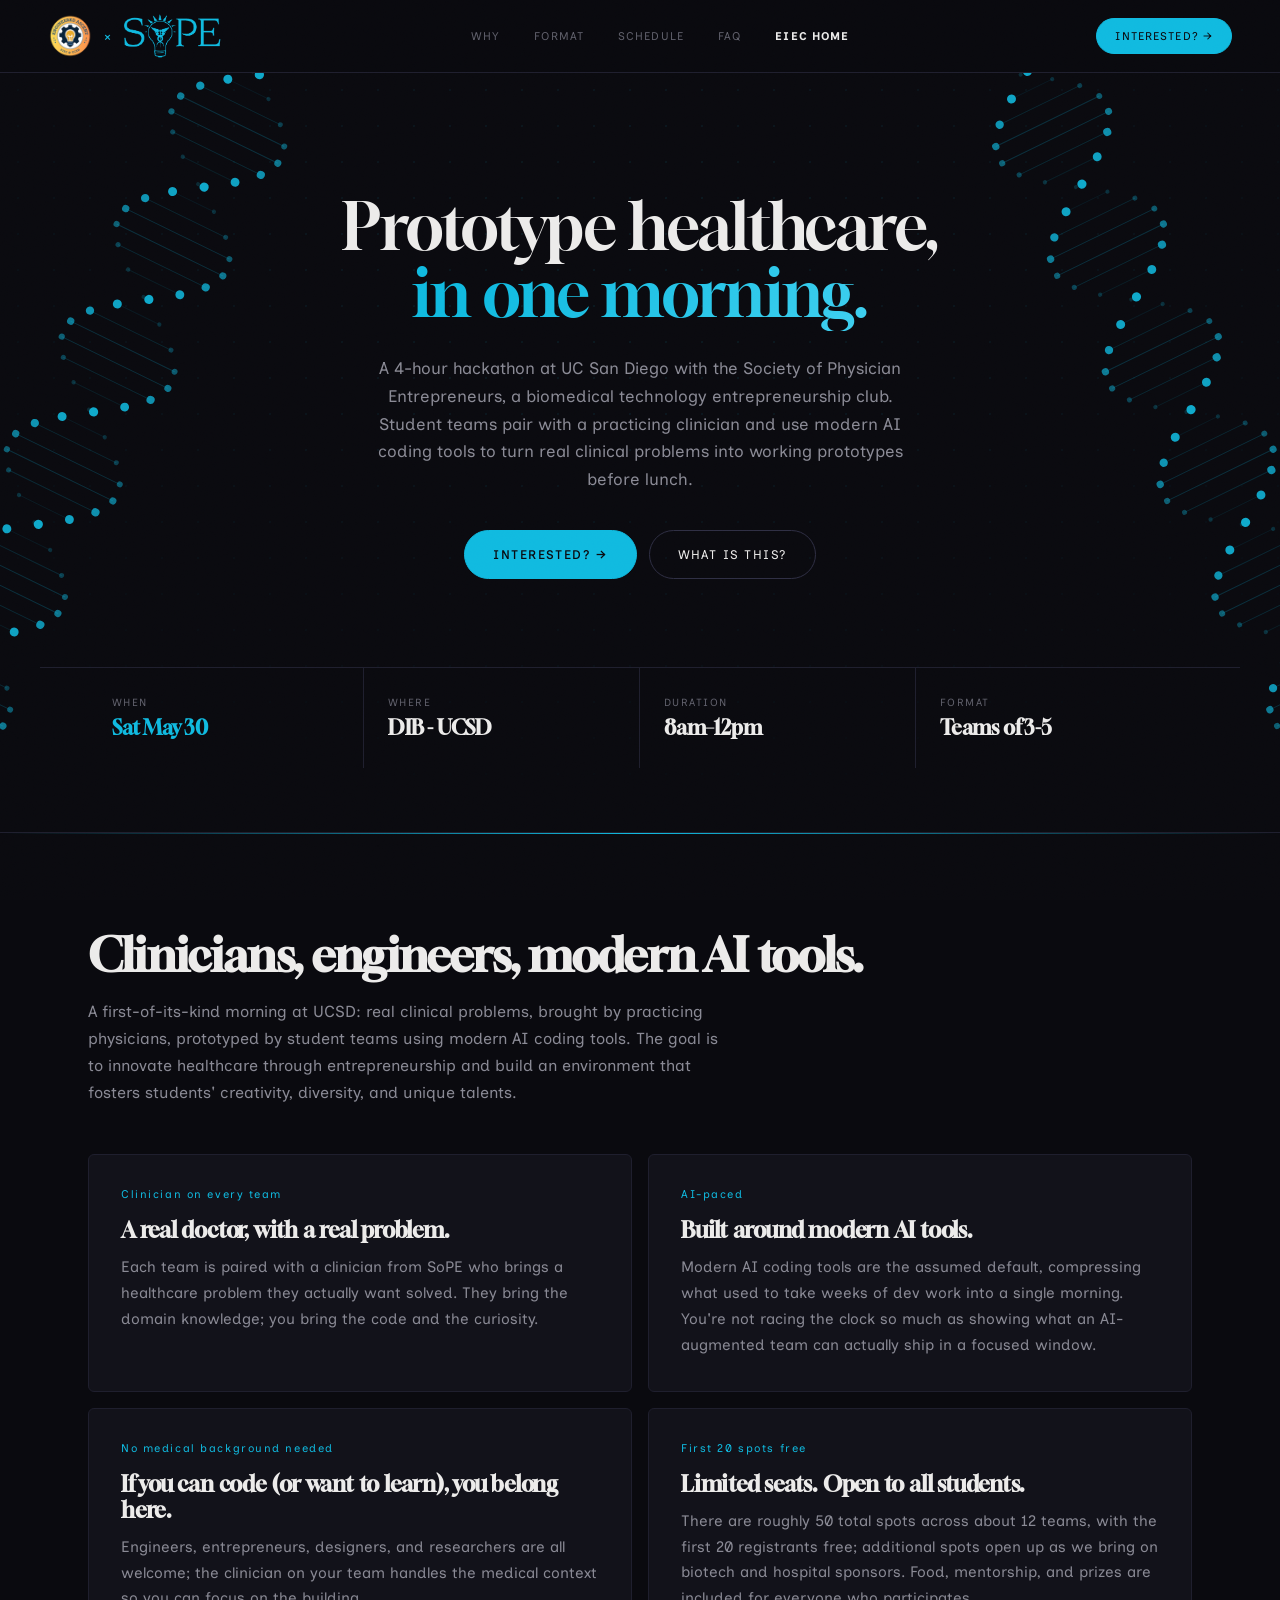
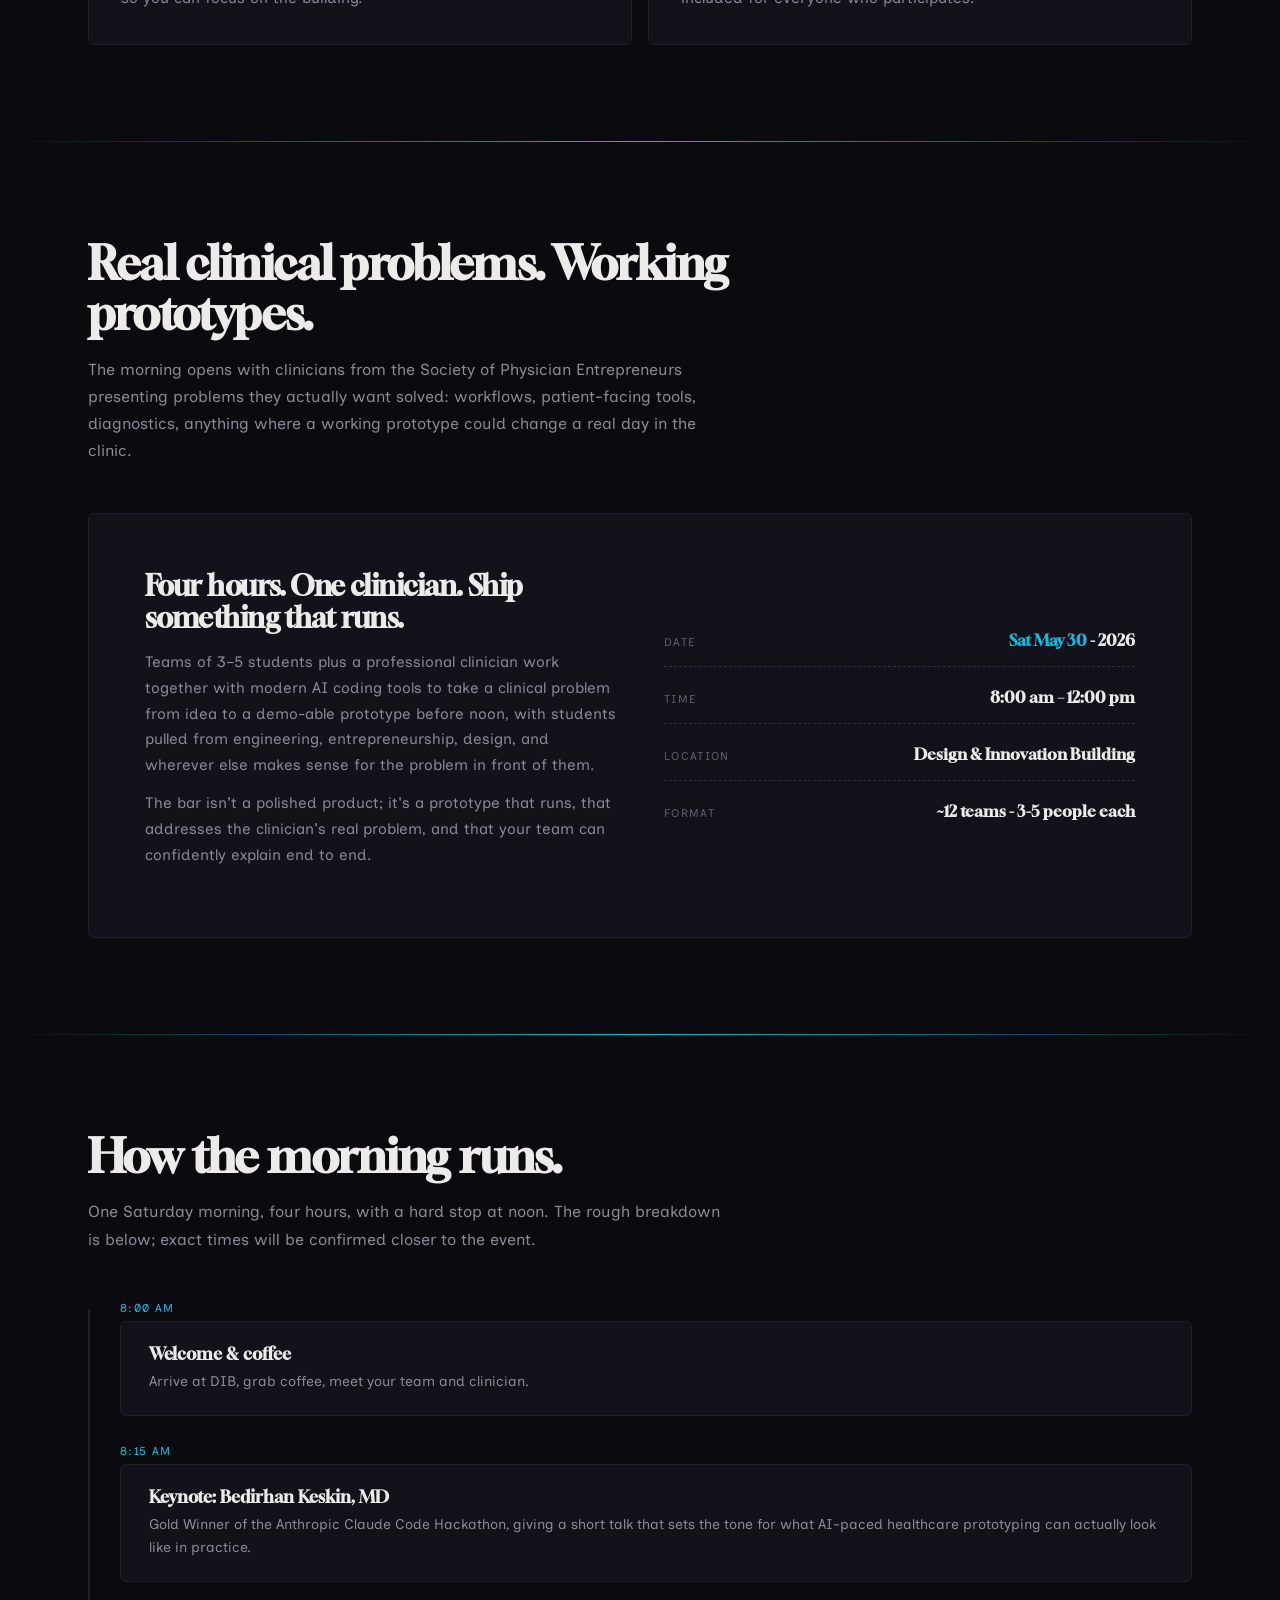
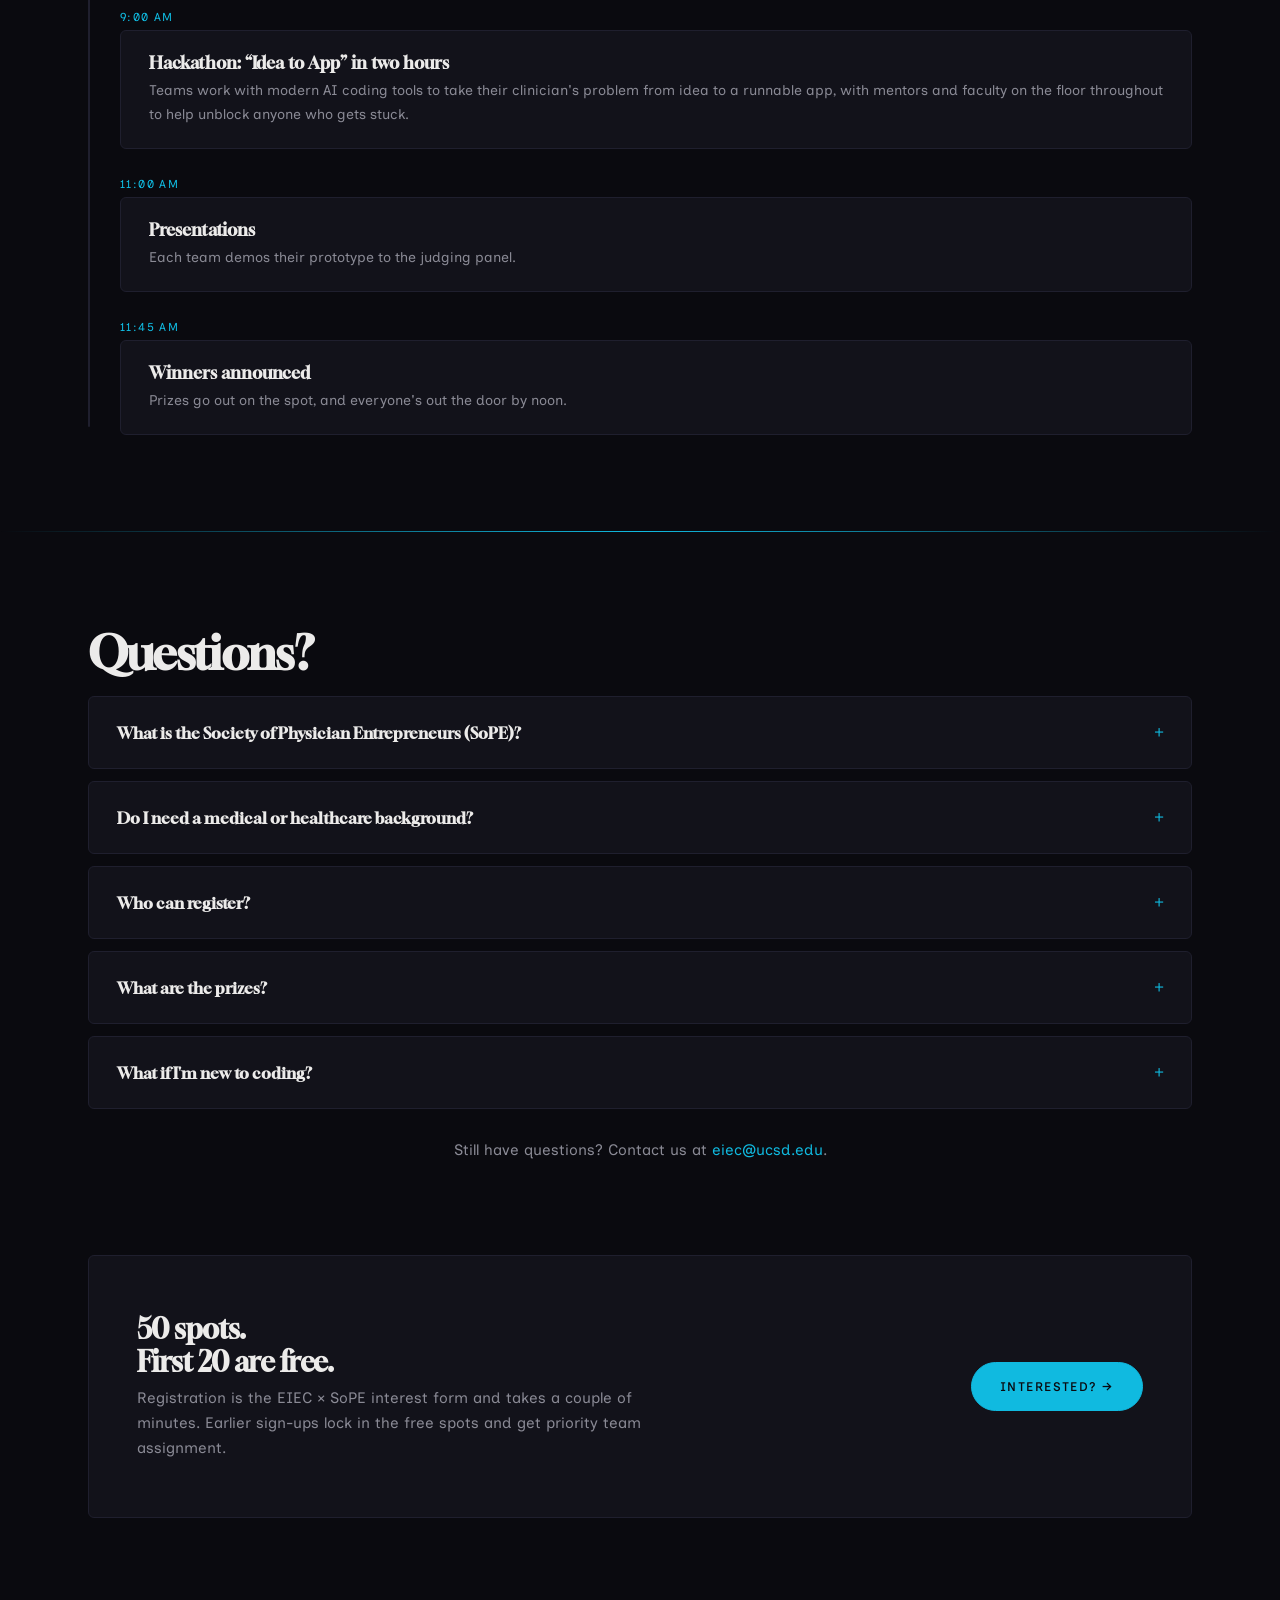
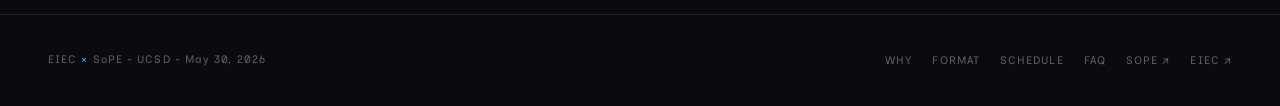
<file: hackathon/index.html>
<!DOCTYPE html>
<html lang="en">
<head>
<meta charset="UTF-8">
<meta name="viewport" content="width=device-width, initial-scale=1.0">
<title>EIEC × SoPE Hackathon | UCSD - May 30, 2026</title>
<meta name="description" content="A 4-hour healthcare hackathon at UC San Diego. EIEC × Society of Physician Entrepreneurs. Get paired with a clinician, tackle a real clinical problem, ship a working prototype by noon.">
<meta property="og:title" content="EIEC × SoPE Hackathon">
<meta property="og:description" content="4 hours at UCSD. Pair with a clinician. Build with AI. Ship something real before lunch. May 30, 2026.">
<meta property="og:type" content="website">
<link href="https://fonts.googleapis.com/css2?family=Gloock&family=Inclusive+Sans:wght@400;700&display=swap" rel="stylesheet">
<link rel="stylesheet" href="styles.css">
</head>
<body>

<div class="bg-glow"></div>
<div class="bg-dots"></div>
<div class="grain"></div>

<nav>
  <a href="index.html" class="nav-logo">
    <img src="EIEC%20Logo.png" alt="EIEC logo" class="eiec-logo">
    <span class="x">×</span>
    <img src="SOPE.png" alt="SoPE logo" class="mark">
  </a>
  <div class="nav-links">
    <a href="#why">Why</a>
    <a href="#challenge">Format</a>
    <a href="#schedule">Schedule</a>
    <a href="#faq">FAQ</a>
    <a href="../index.html" class="nav-link-home">EIEC Home</a>
  </div>
  <a href="https://docs.google.com/forms/d/1QGaiU10ki5ufS47aFEy7snF__JctijDUYjaYoNR4EHI/viewform" target="_blank" rel="noopener" class="nav-cta">Interested? →</a>
  <button class="nav-mobile-toggle" onclick="document.querySelector('.nav-links').classList.toggle('open')" aria-label="Menu">
    <span></span><span></span><span></span>
  </button>
</nav>

<div class="hero-wrapper">
  <canvas class="hero-particles" aria-hidden="true"></canvas>
  <section class="hero">
    <div class="hero-center">
      <h1>Prototype healthcare,<br><em data-text="in one morning.">in one morning.</em></h1>
      <p class="hero-sub">A 4-hour hackathon at UC San Diego with the Society of Physician Entrepreneurs, a biomedical technology entrepreneurship club. Student teams pair with a practicing clinician and use modern AI coding tools to turn real clinical problems into working prototypes before lunch.</p>
      <div class="hero-actions">
        <a href="https://docs.google.com/forms/d/1QGaiU10ki5ufS47aFEy7snF__JctijDUYjaYoNR4EHI/viewform" target="_blank" rel="noopener" class="btn-primary">Interested? →</a>
        <a href="#challenge" class="btn-ghost">What is this?</a>
      </div>
    </div>
  </section>

  <div class="hero-vitals">
    <div class="vital">
      <span class="vital-label">When</span>
      <span class="vital-value accent">Sat May 30</span>
    </div>
    <div class="vital">
      <span class="vital-label">Where</span>
      <span class="vital-value">DIB - UCSD</span>
    </div>
    <div class="vital">
      <span class="vital-label">Duration</span>
      <span class="vital-value">8am–12pm</span>
    </div>
    <div class="vital">
      <span class="vital-label">Format</span>
      <span class="vital-value">Teams of 3-5</span>
    </div>
  </div>
</div>

<hr class="glow-line">

<section class="section" id="why">
  <div class="reveal">
    <div class="section-title">Clinicians, engineers, modern AI tools.</div>
    <p class="section-desc">A first-of-its-kind morning at UCSD: real clinical problems, brought by practicing physicians, prototyped by student teams using modern AI coding tools. The goal is to innovate healthcare through entrepreneurship and build an environment that fosters students' creativity, diversity, and unique talents.</p>
  </div>
  <div class="pillar-grid reveal-stagger">
    <div class="pillar">
      <div class="pillar-num">Clinician on every team</div>
      <div class="pillar-title">A real doctor, with a real problem.</div>
      <p class="pillar-text">Each team is paired with a clinician from SoPE who brings a healthcare problem they actually want solved. They bring the domain knowledge; you bring the code and the curiosity.</p>
    </div>
    <div class="pillar">
      <div class="pillar-num">AI-paced</div>
      <div class="pillar-title">Built around modern AI tools.</div>
      <p class="pillar-text">Modern AI coding tools are the assumed default, compressing what used to take weeks of dev work into a single morning. You're not racing the clock so much as showing what an AI-augmented team can actually ship in a focused window.</p>
    </div>
    <div class="pillar">
      <div class="pillar-num">No medical background needed</div>
      <div class="pillar-title">If you can code (or want to learn), you belong here.</div>
      <p class="pillar-text">Engineers, entrepreneurs, designers, and researchers are all welcome; the clinician on your team handles the medical context so you can focus on the building.</p>
    </div>
    <div class="pillar">
      <div class="pillar-num">First 20 spots free</div>
      <div class="pillar-title">Limited seats. Open to all students.</div>
      <p class="pillar-text">There are roughly 50 total spots across about 12 teams, with the first 20 registrants free; additional spots open up as we bring on biotech and hospital sponsors. Food, mentorship, and prizes are included for everyone who participates.</p>
    </div>
  </div>
</section>

<hr class="glow-line">

<section class="section" id="challenge">
  <div class="reveal">
    <div class="section-title">Real clinical problems. <em>Working prototypes.</em></div>
    <p class="section-desc">The morning opens with clinicians from the Society of Physician Entrepreneurs presenting problems they actually want solved: workflows, patient-facing tools, diagnostics, anything where a working prototype could change a real day in the clinic.</p>
  </div>

  <div class="challenge reveal">
    <div class="challenge-copy">
      <h3>Four hours. One clinician. Ship something that runs.</h3>
      <p>Teams of 3–5 students plus a professional clinician work together with modern AI coding tools to take a clinical problem from idea to a demo-able prototype before noon, with students pulled from engineering, entrepreneurship, design, and wherever else makes sense for the problem in front of them.</p>
      <p>The bar isn't a polished product; it's a prototype that runs, that addresses the clinician's real problem, and that your team can confidently explain end to end.</p>
    </div>
    <div class="challenge-meta">
      <div class="challenge-meta-row">
        <span class="challenge-meta-key">Date</span>
        <span class="challenge-meta-val"><span class="accent">Sat May 30</span> - 2026</span>
      </div>
      <div class="challenge-meta-row">
        <span class="challenge-meta-key">Time</span>
        <span class="challenge-meta-val">8:00 am – 12:00 pm</span>
      </div>
      <div class="challenge-meta-row">
        <span class="challenge-meta-key">Location</span>
        <span class="challenge-meta-val">Design &amp; Innovation Building</span>
      </div>
      <div class="challenge-meta-row">
        <span class="challenge-meta-key">Format</span>
        <span class="challenge-meta-val">~12 teams - 3-5 people each</span>
      </div>
    </div>
  </div>
</section>

<hr class="glow-line">

<section class="section" id="schedule">
  <div class="reveal">
    <div class="section-title">How the <em>morning</em> runs.</div>
    <p class="section-desc">One Saturday morning, four hours, with a hard stop at noon. The rough breakdown is below; exact times will be confirmed closer to the event.</p>
  </div>

  <div class="timeline reveal-stagger">
    <div class="timeline-item">
      <div class="timeline-label">8:00 am</div>
      <div class="timeline-card">
        <h3>Welcome &amp; coffee</h3>
        <p>Arrive at DIB, grab coffee, meet your team and clinician.</p>
      </div>
    </div>
    <div class="timeline-item">
      <div class="timeline-label">8:15 am</div>
      <div class="timeline-card">
        <h3>Keynote: Bedirhan Keskin, MD</h3>
        <p>Gold Winner of the Anthropic Claude Code Hackathon, giving a short talk that sets the tone for what AI-paced healthcare prototyping can actually look like in practice.</p>
      </div>
    </div>
    <div class="timeline-item">
      <div class="timeline-label">9:00 am</div>
      <div class="timeline-card">
        <h3>Hackathon: &ldquo;Idea to App&rdquo; in two hours</h3>
        <p>Teams work with modern AI coding tools to take their clinician's problem from idea to a runnable app, with mentors and faculty on the floor throughout to help unblock anyone who gets stuck.</p>
      </div>
    </div>
    <div class="timeline-item">
      <div class="timeline-label">11:00 am</div>
      <div class="timeline-card">
        <h3>Presentations</h3>
        <p>Each team demos their prototype to the judging panel.</p>
      </div>
    </div>
    <div class="timeline-item">
      <div class="timeline-label">11:45 am</div>
      <div class="timeline-card">
        <h3>Winners announced</h3>
        <p>Prizes go out on the spot, and everyone's out the door by noon.</p>
      </div>
    </div>
  </div>
</section>

<hr class="glow-line">

<section class="section" id="faq">
  <div class="reveal">
    <div class="section-title">Questions?</div>
  </div>

  <div class="faq reveal">
    <details class="faq-item">
      <summary>What is the Society of Physician Entrepreneurs (SoPE)?</summary>
      <div class="faq-answer">SoPE is a biomedical technology-focused entrepreneurship organization, a network of practicing physicians who build businesses, products, and technology in healthcare. They're bringing the clinical problems and the clinicians to every team, with the goal of innovating healthcare through entrepreneurship and through the connection of biomedical and healthcare workers.</div>
    </details>
    <details class="faq-item">
      <summary>Do I need a medical or healthcare background?</summary>
      <div class="faq-answer">No. The clinician on your team brings the domain knowledge while you bring the building, so engineers, entrepreneurs, designers, and researchers are all welcome.</div>
    </details>
    <details class="faq-item">
      <summary>Who can register?</summary>
      <div class="faq-answer">Any college student. </div>
    </details>
    <details class="faq-item">
      <summary>What are the prizes?</summary>
      <div class="faq-answer">Prizes go to the top teams, with the exact breakdown announced closer to the event. Beyond the prizes, you walk away with mentorship connections, intros to the SoPE network of physician-founders, and the credibility of having shipped real medical-tech work alongside a doctor.</div>
    </details>
    <details class="faq-item">
      <summary>What if I'm new to coding?</summary>
      <div class="faq-answer">Workshops and mentorship are part of the morning, and you're not expected to be a senior engineer to participate. Bring curiosity!</div>
    </details>
  </div>
  <p class="faq-contact">Still have questions? Contact us at <a href="mailto:eiec@ucsd.edu">eiec@ucsd.edu</a>.</p>
</section>

<section class="section section--flush" id="register">
  <div class="cta-banner reveal">
    <div>
      <h3>50 spots. <br>First 20 are free.</h3>
      <p>Registration is the EIEC × SoPE interest form and takes a couple of minutes. Earlier sign-ups lock in the free spots and get priority team assignment.</p>
    </div>
    <a href="https://docs.google.com/forms/d/1QGaiU10ki5ufS47aFEy7snF__JctijDUYjaYoNR4EHI/viewform" target="_blank" rel="noopener" class="btn-primary">Interested? →</a>
  </div>
</section>

<footer>
  <span class="footer-text">EIEC <span class="accent">×</span> SoPE - UCSD - May 30, 2026</span>
  <div class="footer-links">
    <a href="#why">Why</a>
    <a href="#challenge">Format</a>
    <a href="#schedule">Schedule</a>
    <a href="#faq">FAQ</a>
    <a href="https://thephysicianproject.com/" target="_blank" rel="noopener">SoPE ↗</a>
    <a href="../index.html">EIEC ↗</a>
  </div>
</footer>

<script src="hackathon.js"></script>
</body>
</html>
</file>
<file: hackathon/styles.css>
/* EIEC × SoPE Hackathon — Healthcare prototyping with AI
   Standalone stylesheet
#################################*/

:root {
  --bg: #0A0A0F;
  --bg-card: #12121A;
  --bg-card-hover: #1A1A24;
  --border: #1F1F2E;
  --border-hover: #2F2F44;
  --text: #ECEBEA;
  --text-dim: #8A8A95;
  --muted: #5F5F6A;
  /* Teal = medical/SoPE primary. Used for buttons, brand mark, key emphasis. */
  --teal: #10BAE0;
  --teal-bright: #3FD0F0;
  --teal-dim: rgba(16, 186, 224, 0.15);
  --teal-glow: transparent;
  --teal-shadow: transparent;
  /* Backwards-compat aliases so existing rules using --crimson keep working
     until they're individually retuned. They all resolve to teal now. */
  --crimson: var(--teal);
  --crimson-bright: var(--teal-bright);
  --crimson-dim: var(--teal-dim);
  --crimson-glow: transparent;
  --crimson-shadow: transparent;
}

* { margin: 0; padding: 0; box-sizing: border-box; }

* {
  scrollbar-width: thin;
  scrollbar-color: var(--crimson) var(--bg);
}

::-webkit-scrollbar { width: 8px; }
::-webkit-scrollbar-track { background: var(--bg); }
::-webkit-scrollbar-thumb { background: var(--crimson); border-radius: 4px; }
::-webkit-scrollbar-thumb:hover { background: var(--crimson-bright); }

body {
  background: var(--bg);
  color: var(--text);
  font-family: 'Inclusive Sans', system-ui, sans-serif;
  font-weight: 400;
  min-height: 100vh;
  overflow-x: hidden;
}

a { color: inherit; text-decoration: none; }

::selection {
  background: var(--crimson);
  color: var(--bg);
}

/* Noise grain layer (RedCoin minimal polish) */
.grain {
  position: fixed;
  top: 0; left: 0;
  width: 100%; height: 100%;
  pointer-events: none;
  z-index: 9998;
  opacity: 0.04;
  mix-blend-mode: overlay;
  background-image: url("data:image/svg+xml;utf8,<svg xmlns='http://www.w3.org/2000/svg' width='200' height='200'><filter id='n'><feTurbulence type='fractalNoise' baseFrequency='0.9' numOctaves='2' stitchTiles='stitch'/></filter><rect width='100%25' height='100%25' filter='url(%23n)'/></svg>");
}

/* Navigation
#################################*/

nav {
  position: sticky;
  top: 0;
  z-index: 100;
  padding: 14px 48px;
  display: flex;
  justify-content: space-between;
  align-items: center;
  background: rgba(10, 10, 15, 0.82);
  backdrop-filter: blur(20px);
  border-bottom: 1px solid var(--border);
}

.nav-logo {
  font-family: 'Inclusive Sans', system-ui, sans-serif;
  font-weight: 500;
  font-size: 0.78rem;
  letter-spacing: 0.08em;
  text-transform: uppercase;
  color: var(--text);
  display: flex;
  align-items: center;
  gap: 10px;
}

.nav-logo .eiec-logo {
  width: 44px;
  height: 44px;
  object-fit: contain;
  flex-shrink: 0;
}

.nav-logo .mark {
  display: block;
  height: 44px;
  width: auto;
  object-fit: contain;
  flex-shrink: 0;
}

.nav-logo .dim { color: var(--muted); font-weight: 400; }
.nav-logo .x { color: var(--teal); margin: 0 2px; }

.nav-links {
  display: flex;
  gap: 4px;
  align-items: center;
}

.nav-links a {
  font-family: 'Inclusive Sans', system-ui, sans-serif;
  font-size: 0.7rem;
  letter-spacing: 0.1em;
  text-transform: uppercase;
  padding: 8px 14px;
  border-radius: 100px;
  color: var(--muted);
  transition: all 0.12s;
  border: 1.5px solid transparent;
}

.nav-links a:hover {
  color: var(--crimson);
  border-color: var(--border-hover);
}

.nav-links a.nav-link-home {
  font-weight: 700;
  color: var(--text);
}

.nav-links a.nav-link-home:hover {
  color: var(--crimson);
}

.nav-cta {
  font-family: 'Inclusive Sans', system-ui, sans-serif;
  font-size: 0.7rem;
  letter-spacing: 0.1em;
  text-transform: uppercase;
  padding: 10px 18px;
  border-radius: 100px;
  color: var(--bg) !important;
  background: var(--crimson);
  border: 1.5px solid var(--crimson);
  box-shadow: 0 0 14px var(--crimson-dim);
  transition: all 0.12s;
}

.nav-cta:hover {
  background: var(--crimson-bright);
  border-color: var(--crimson-bright);
  box-shadow: 0 0 18px var(--crimson-glow);
}

.nav-mobile-toggle {
  display: none;
  background: none;
  border: none;
  cursor: pointer;
  padding: 4px;
}

.nav-mobile-toggle span {
  display: block;
  width: 22px;
  height: 2px;
  background: var(--crimson);
  margin: 5px 0;
  transition: all 0.12s;
}

/* Background layers (dot grid + crimson radial glow)
#################################*/

.bg-glow {
  position: fixed;
  top: 0; left: 0;
  width: 100%; height: 100%;
  pointer-events: none;
  z-index: -1;
  background:
    radial-gradient(ellipse 900px 680px at 50% 12%, rgba(16, 186, 224, 0.11), transparent 65%),
    radial-gradient(circle 520px at 82% 55%, rgba(16, 186, 224, 0.045), transparent 70%),
    radial-gradient(circle 480px at 12% 70%, rgba(16, 186, 224, 0.035), transparent 70%);
}

.bg-dots {
  position: fixed;
  top: 0; left: 0;
  width: 100%; height: 100%;
  pointer-events: none;
  z-index: -1;
  background-image: radial-gradient(circle, rgba(16, 186, 224, 0.08) 1px, transparent 1.5px);
  background-size: 36px 36px;
  -webkit-mask-image: radial-gradient(ellipse 100% 85% at 50% 30%, black 10%, transparent 80%);
  mask-image: radial-gradient(ellipse 100% 85% at 50% 30%, black 10%, transparent 80%);
}

/* Hero
#################################*/

.hero-wrapper {
  position: relative;
  overflow: hidden;
  border-bottom: 1px solid var(--border);
}

.hero {
  position: relative;
  z-index: 1;
  padding: 120px 48px 88px;
  max-width: 1280px;
  margin: 0 auto;
  display: flex;
  flex-direction: row;
  justify-content: center;
  align-items: center;
  gap: 56px;
}

.hero-center {
  flex: 0 1 660px;
  min-width: 0;
  display: flex;
  flex-direction: column;
  align-items: center;
  text-align: center;
}

/* Full-viewport-width particle canvas. Sits behind the hero text and
   spans the entire hero-wrapper. JS draws two DNA helices on it positioned
   so their bottoms tilt outward and extend past the viewport edges. */
.hero-particles {
  position: absolute;
  top: 0;
  left: 0;
  width: 100%;
  height: 100%;
  display: block;
  pointer-events: none;
  z-index: 0;
}

.hero-eyebrow {
  font-family: 'Inclusive Sans', system-ui, sans-serif;
  font-size: 0.72rem;
  letter-spacing: 0.2em;
  text-transform: uppercase;
  color: var(--crimson);
  margin-bottom: 28px;
  display: flex;
  align-items: center;
  justify-content: center;
  gap: 14px;
  text-shadow: 0 0 12px var(--crimson-glow);
}

.hero-eyebrow::before,
.hero-eyebrow::after {
  content: '';
  display: block;
  width: 28px;
  height: 1.5px;
  background: var(--crimson);
  border-radius: 2px;
  box-shadow: 0 0 6px var(--crimson-glow);
}

h1 {
  font-family: 'Gloock', Georgia, serif;
  font-weight: 400;
  font-size: clamp(2.6rem, 5vw, 4.4rem);
  line-height: 1.05;
  letter-spacing: -0.02em;
  margin-bottom: 28px;
  color: var(--text);
}

h1 em {
  font-style: normal;
  white-space: nowrap;
  background: linear-gradient(135deg, var(--crimson) 20%, var(--crimson-bright) 100%);
  -webkit-background-clip: text;
  -webkit-text-fill-color: transparent;
  background-clip: text;
  position: relative;
}

h1 em::after {
  content: attr(data-text);
  position: absolute;
  inset: 0;
  background: linear-gradient(135deg, var(--crimson-glow) 20%, rgba(255, 59, 92, 0.4) 100%);
  -webkit-background-clip: text;
  -webkit-text-fill-color: transparent;
  background-clip: text;
  filter: blur(22px);
  z-index: -1;
}

.hero-sub {
  font-size: 1.05rem;
  color: var(--text-dim);
  line-height: 1.65;
  max-width: 560px;
  margin: 0 auto 36px;
}

.hero-actions {
  display: flex;
  gap: 12px;
  align-items: center;
  justify-content: center;
  flex-wrap: wrap;
}

.btn-primary {
  font-family: 'Inclusive Sans', system-ui, sans-serif;
  font-size: 0.78rem;
  letter-spacing: 0.12em;
  text-transform: uppercase;
  padding: 16px 28px;
  border-radius: 100px;
  border: 1.5px solid var(--crimson);
  background: var(--crimson);
  color: var(--bg);
  cursor: pointer;
  transition: all 0.12s;
  font-weight: 500;
  box-shadow: 0 0 20px var(--crimson-dim);
  display: inline-block;
}

.btn-primary:hover {
  background: var(--crimson-bright);
  border-color: var(--crimson-bright);
  box-shadow: 0 0 28px var(--crimson-glow);
  transform: translateY(-1px);
}

.btn-ghost {
  font-family: 'Inclusive Sans', system-ui, sans-serif;
  font-size: 0.78rem;
  letter-spacing: 0.12em;
  text-transform: uppercase;
  padding: 16px 28px;
  border-radius: 100px;
  border: 1.5px solid var(--border-hover);
  background: transparent;
  color: var(--text);
  cursor: pointer;
  transition: all 0.12s;
  display: inline-block;
}

.btn-ghost:hover {
  border-color: var(--crimson);
  color: var(--crimson);
}

/* Hero bottom strip — event vitals */
.hero-vitals {
  max-width: 1200px;
  margin: 0 auto;
  padding: 0 48px 64px;
  display: grid;
  grid-template-columns: repeat(4, 1fr);
  gap: 0;
  border-top: 1px solid var(--border);
  position: relative;
  z-index: 1;
}

.vital {
  padding: 28px 24px;
  border-right: 1px solid var(--border);
  display: flex;
  flex-direction: column;
  gap: 6px;
}

.vital:last-child { border-right: none; }

.vital-label {
  font-family: 'Inclusive Sans', system-ui, sans-serif;
  font-size: 0.65rem;
  letter-spacing: 0.14em;
  text-transform: uppercase;
  color: var(--muted);
}

.vital-value {
  font-family: 'Gloock', Georgia, serif;
  font-weight: 700;
  font-size: 1.25rem;
  color: var(--text);
  letter-spacing: -0.01em;
}

.vital-value.accent { color: var(--crimson); text-shadow: 0 0 10px var(--crimson-dim); }

/* Scroll Reveal
#################################*/

.reveal {
  opacity: 0;
  transform: translateY(30px);
  transition: opacity 0.35s ease, transform 0.35s ease;
}

.reveal.visible {
  opacity: 1;
  transform: translateY(0);
}

.reveal-stagger > * {
  opacity: 0;
  transform: translateY(20px);
  transition: opacity 0.15s ease, transform 0.15s ease;
}

.reveal-stagger.visible > *:nth-child(1) { transition-delay: 0.05s; opacity: 1; transform: translateY(0); }
.reveal-stagger.visible > *:nth-child(2) { transition-delay: 0.12s; opacity: 1; transform: translateY(0); }
.reveal-stagger.visible > *:nth-child(3) { transition-delay: 0.19s; opacity: 1; transform: translateY(0); }
.reveal-stagger.visible > *:nth-child(4) { transition-delay: 0.26s; opacity: 1; transform: translateY(0); }
.reveal-stagger.visible > *:nth-child(5) { transition-delay: 0.33s; opacity: 1; transform: translateY(0); }
.reveal-stagger.visible > *:nth-child(6) { transition-delay: 0.40s; opacity: 1; transform: translateY(0); }

/* Sections
#################################*/

.section {
  max-width: 1200px;
  margin: 0 auto;
  padding: 96px 48px;
}

.section--flush {
  padding-top: 0;
}

.section-eyebrow {
  font-family: 'Inclusive Sans', system-ui, sans-serif;
  font-size: 0.75rem;
  letter-spacing: 0.18em;
  text-transform: uppercase;
  color: var(--teal);
  margin-bottom: 18px;
  display: flex;
  align-items: center;
  gap: 12px;
}

.section-eyebrow::before {
  content: '';
  display: block;
  width: 24px;
  height: 2px;
  background: var(--teal);
  border-radius: 2px;
}

.section-title {
  font-family: 'Gloock', Georgia, serif;
  font-weight: 600;
  font-variation-settings: "opsz" 96;
  font-size: clamp(2.1rem, 3.6vw, 3rem);
  line-height: 1.08;
  letter-spacing: -0.018em;
  margin-bottom: 18px;
  color: var(--text);
  max-width: 820px;
}

.section-title em {
  font-style: normal;
  color: inherit;
}

.section-desc {
  font-size: 1rem;
  color: var(--text-dim);
  line-height: 1.7;
  max-width: 640px;
  margin-bottom: 48px;
}

/* Glow line
#################################*/

.glow-line {
  height: 1px;
  background: linear-gradient(90deg, transparent, var(--crimson), transparent);
  border: none;
  margin: 0;
  box-shadow: 0 0 8px var(--crimson-dim);
}

/* Pillars (Why this hackathon)
#################################*/

.pillar-grid {
  display: grid;
  grid-template-columns: repeat(2, 1fr);
  gap: 16px;
}

.pillar {
  background: var(--bg-card);
  border: 1px solid var(--border);
  border-radius: 6px;
  padding: 32px;
  position: relative;
  transition: all 0.15s ease;
  overflow: hidden;
}

.pillar:hover {
  background: var(--bg-card-hover);
  border-color: var(--border-hover);
  transform: translateY(-3px);
}

.pillar-num {
  font-family: 'Inclusive Sans', system-ui, sans-serif;
  font-size: 0.7rem;
  letter-spacing: 0.14em;
  color: var(--teal);
  margin-bottom: 16px;
  text-shadow: 0 0 8px var(--crimson-dim);
}

.pillar-title {
  font-family: 'Gloock', Georgia, serif;
  font-weight: 700;
  font-size: 1.35rem;
  letter-spacing: -0.01em;
  margin-bottom: 12px;
  color: var(--text);
}

.pillar-text {
  font-size: 0.95rem;
  color: var(--text-dim);
  line-height: 1.7;
}

/* Challenge section (the theme stays vague)
#################################*/

.challenge {
  background: var(--bg-card);
  border: 1px solid var(--border);
  border-radius: 6px;
  padding: 56px;
  position: relative;
  overflow: hidden;
  display: grid;
  grid-template-columns: 1fr 1fr;
  gap: 48px;
  align-items: center;
}

.challenge::before {
  content: '';
  position: absolute;
  inset: 0;
  background: radial-gradient(circle at 100% 0%, var(--crimson-dim) 0%, transparent 50%);
  pointer-events: none;
}

.challenge-copy { position: relative; z-index: 1; }

.challenge-kicker {
  font-family: 'Inclusive Sans', system-ui, sans-serif;
  font-size: 0.7rem;
  letter-spacing: 0.14em;
  text-transform: uppercase;
  color: var(--teal);
  margin-bottom: 16px;
}

.challenge h3 {
  font-family: 'Gloock', Georgia, serif;
  font-weight: 800;
  font-size: 1.75rem;
  letter-spacing: -0.02em;
  line-height: 1.15;
  margin-bottom: 16px;
  color: var(--text);
}

.challenge p {
  font-size: 0.95rem;
  color: var(--text-dim);
  line-height: 1.7;
  margin-bottom: 12px;
}

.challenge-meta {
  position: relative;
  z-index: 1;
  display: flex;
  flex-direction: column;
  gap: 20px;
}

.challenge-meta-row {
  display: flex;
  justify-content: space-between;
  align-items: baseline;
  padding-bottom: 16px;
  border-bottom: 1px dashed var(--border-hover);
}

.challenge-meta-row:last-child { border-bottom: none; padding-bottom: 0; }

.challenge-meta-key {
  font-family: 'Inclusive Sans', system-ui, sans-serif;
  font-size: 0.7rem;
  letter-spacing: 0.12em;
  text-transform: uppercase;
  color: var(--muted);
}

.challenge-meta-val {
  font-family: 'Gloock', Georgia, serif;
  font-weight: 600;
  font-size: 1rem;
  color: var(--text);
  text-align: right;
}

.challenge-meta-val .accent { color: var(--crimson); }

/* Judges
#################################*/

.judges-grid {
  display: grid;
  grid-template-columns: repeat(auto-fill, minmax(240px, 1fr));
  gap: 20px;
}

.judge-card {
  background: var(--bg-card);
  border: 1px solid var(--border);
  border-radius: 6px;
  padding: 36px 28px;
  text-align: left;
  transition: all 0.15s ease;
  position: relative;
}

.judge-card:hover {
  border-color: var(--crimson);
  transform: translateY(-3px);
  box-shadow: 0 4px 32px rgba(79, 195, 213, 0.08);
}

.judge-avatar {
  width: 64px;
  height: 64px;
  border-radius: 50%;
  background: var(--bg);
  border: 1.5px solid var(--border-hover);
  margin-bottom: 20px;
  display: flex;
  align-items: center;
  justify-content: center;
  font-family: 'Inclusive Sans', system-ui, sans-serif;
  font-size: 0.85rem;
  color: var(--crimson);
  overflow: hidden;
  transition: all 0.15s;
}

.judge-card:hover .judge-avatar {
  border-color: var(--crimson);
  box-shadow: 0 0 14px var(--crimson-dim);
}

.judge-avatar img { width: 100%; height: 100%; object-fit: cover; }

.judge-name {
  font-family: 'Gloock', Georgia, serif;
  font-weight: 700;
  font-size: 1.05rem;
  color: var(--text);
  margin-bottom: 4px;
}

.judge-role {
  font-family: 'Inclusive Sans', system-ui, sans-serif;
  font-size: 0.65rem;
  letter-spacing: 0.1em;
  text-transform: uppercase;
  color: var(--teal);
  margin-bottom: 10px;
}

.judge-bio {
  font-size: 0.85rem;
  color: var(--text-dim);
  line-height: 1.6;
}

.judges-footnote {
  margin-top: 32px;
  padding: 24px 28px;
  border: 1px dashed var(--border-hover);
  border-radius: 6px;
  font-family: 'Inclusive Sans', system-ui, sans-serif;
  font-size: 0.78rem;
  letter-spacing: 0.04em;
  color: var(--text-dim);
  line-height: 1.6;
}

.judges-footnote .accent { color: var(--crimson); }

/* Timeline
#################################*/

.timeline {
  position: relative;
  padding-left: 32px;
}

.timeline::before {
  content: '';
  position: absolute;
  left: 0;
  top: 8px;
  bottom: 8px;
  width: 2px;
  background: var(--border);
  border-radius: 2px;
}

.timeline-item {
  position: relative;
  margin-bottom: 28px;
}

.timeline-item:last-child { margin-bottom: 0; }

.timeline-item::before {
  content: '';
  position: absolute;
  left: -37px;
  top: 8px;
  width: 12px;
  height: 12px;
  border-radius: 50%;
  background: var(--crimson);
  border: 3px solid var(--bg);
  box-shadow: 0 0 10px var(--crimson-glow);
}

.timeline-label {
  font-family: 'Inclusive Sans', system-ui, sans-serif;
  font-size: 0.72rem;
  letter-spacing: 0.12em;
  text-transform: uppercase;
  color: var(--teal);
  margin-bottom: 6px;
}

.timeline-card {
  background: var(--bg-card);
  border: 1px solid var(--border);
  border-radius: 6px;
  padding: 22px 28px;
  transition: all 0.15s;
}

.timeline-card:hover {
  border-color: var(--border-hover);
}

.timeline-card h3 {
  font-family: 'Gloock', Georgia, serif;
  font-weight: 700;
  font-size: 1.05rem;
  margin-bottom: 6px;
  color: var(--text);
}

.timeline-card p {
  font-size: 0.88rem;
  color: var(--text-dim);
  line-height: 1.65;
}

/* FAQ
#################################*/

.faq {
  display: flex;
  flex-direction: column;
  gap: 12px;
}

.faq-item {
  background: var(--bg-card);
  border: 1px solid var(--border);
  border-radius: 6px;
  overflow: hidden;
  transition: all 0.12s;
}

.faq-item[open] {
  border-color: var(--border-hover);
  background: var(--bg-card-hover);
}

.faq-item summary {
  padding: 22px 28px;
  font-family: 'Gloock', Georgia, serif;
  font-weight: 600;
  font-size: 1rem;
  color: var(--text);
  cursor: pointer;
  display: flex;
  justify-content: space-between;
  align-items: center;
  list-style: none;
  transition: color 0.12s;
}

.faq-item summary:hover { color: var(--crimson); }

.faq-item summary::-webkit-details-marker { display: none; }

.faq-item summary::after {
  content: '+';
  font-family: 'Gloock', Georgia, serif;
  font-size: 1.4rem;
  color: var(--crimson);
  transition: transform 0.12s;
}

.faq-item[open] summary::after { transform: rotate(45deg); }

.faq-answer {
  padding: 0 28px 24px;
  font-size: 0.92rem;
  color: var(--text-dim);
  line-height: 1.7;
}

/* FAQ contact footer */

.faq-contact {
  margin-top: 32px;
  text-align: center;
  font-size: 0.95rem;
  color: var(--text-dim);
}

.faq-contact a {
  color: var(--teal);
  border-bottom: 1px solid transparent;
  transition: border-color 0.15s ease;
}

.faq-contact a:hover {
  border-bottom-color: var(--teal);
}

/* CTA Banner (final)
#################################*/

.cta-banner {
  background: var(--bg-card);
  border: 1px solid var(--border);
  border-radius: 6px;
  padding: 56px 48px;
  display: flex;
  justify-content: space-between;
  align-items: center;
  gap: 32px;
  position: relative;
  overflow: hidden;
}

.cta-banner::before {
  content: '';
  position: absolute;
  inset: 0;
  background: radial-gradient(circle at 0% 100%, var(--crimson-dim) 0%, transparent 50%);
  pointer-events: none;
}

.cta-banner > * { position: relative; z-index: 1; }

.cta-banner h3 {
  font-family: 'Gloock', Georgia, serif;
  font-weight: 800;
  font-size: 1.75rem;
  color: var(--text);
  margin-bottom: 8px;
  letter-spacing: -0.02em;
}

.cta-banner p {
  color: var(--text-dim);
  font-size: 0.95rem;
  line-height: 1.65;
  max-width: 520px;
}

/* Footer
#################################*/

footer {
  border-top: 1px solid var(--border);
  padding: 36px 48px;
  display: flex;
  justify-content: space-between;
  align-items: center;
  gap: 16px;
  flex-wrap: wrap;
}

.footer-text {
  font-family: 'Inclusive Sans', system-ui, sans-serif;
  font-size: 0.68rem;
  letter-spacing: 0.1em;
  color: var(--muted);
  line-height: 1.7;
}

.footer-text .accent { color: var(--teal); }

.footer-links {
  display: flex;
  gap: 20px;
  flex-wrap: wrap;
}

.footer-links a {
  font-family: 'Inclusive Sans', system-ui, sans-serif;
  font-size: 0.68rem;
  letter-spacing: 0.1em;
  color: var(--muted);
  transition: color 0.12s;
  text-transform: uppercase;
}

.footer-links a:hover { color: var(--crimson); }

/* Responsive
#################################*/

@media (max-width: 1100px) {
  .hero {
    gap: 32px;
    padding: 96px 40px 72px;
  }
  .challenge { padding: 40px; }
}

@media (max-width: 860px) {
  .hero {
    flex-direction: column;
    padding: 72px 24px 48px;
    max-width: 640px;
  }
  .hero-particles { display: none; }
}

@media (max-width: 780px) {
  nav { padding: 14px 20px; }

  .nav-links, .nav-cta {
    display: none;
    position: absolute;
    top: 100%;
    left: 0;
    right: 0;
    background: rgba(10, 10, 15, 0.98);
    backdrop-filter: blur(20px);
    flex-direction: column;
    padding: 16px 20px;
    border-bottom: 1px solid var(--border);
    gap: 4px;
  }

  .nav-links.open { display: flex; }
  .nav-links.open + .nav-cta { display: flex; }

  .nav-links a { width: 100%; text-align: center; padding: 12px 16px; }
  .nav-mobile-toggle { display: block; }

  .hero-vitals {
    grid-template-columns: 1fr 1fr;
    padding: 0 20px 48px;
  }

  .vital { border-right: none; border-bottom: 1px solid var(--border); }
  .vital:nth-child(2n) { border-right: none; }
  .vital:nth-last-child(-n+2) { border-bottom: none; }
  .vital:nth-child(1), .vital:nth-child(3) { border-right: 1px solid var(--border); }

  .section { padding: 64px 20px; }

  .pillar-grid { grid-template-columns: 1fr; }

  .challenge {
    grid-template-columns: 1fr;
    padding: 32px 24px;
    gap: 28px;
  }

  .cta-banner {
    flex-direction: column;
    text-align: left;
    padding: 36px 24px;
  }

  footer {
    padding: 24px 20px;
    flex-direction: column;
    align-items: flex-start;
    gap: 16px;
  }
}

/* Red glow disabled — remove this block to restore
#################################*/

.hero-eyebrow,
.section-eyebrow,
.section-title em,
.pillar-num,
.challenge-kicker,
.judge-role,
.timeline-label,
.vital-value.accent {
  text-shadow: none;
}

.nav-logo .mark,
.nav-cta,
.nav-cta:hover,
.btn-primary,
.btn-primary:hover,
.hero-eyebrow::before,
.hero-eyebrow::after,
.section-eyebrow::before,
.glow-line,
.judge-card:hover,
.judge-card:hover .judge-avatar,
.timeline-item::before,
.apply-btn {
  box-shadow: none;
}

.bg-glow {
  background: none;
}

h1 em::after {
  display: none;
}

.challenge::before,
.cta-banner::before {
  background: none;
}

/* Effects: eloquent-tech additions
#################################*/

/* Effect A — underline draw on hover.
   Applied to footer links and anchor links inside FAQ answers. */

.footer-links a,
.faq-answer a {
  position: relative;
  display: inline-block;
  color: var(--text);
  transition: color 0.12s ease;
}

.footer-links a { color: var(--muted); }
.faq-answer a { color: var(--crimson); }

.footer-links a::after,
.faq-answer a::after {
  content: '';
  position: absolute;
  left: 0;
  bottom: -2px;
  height: 1px;
  width: 0;
  background: currentColor;
  transition: width 0.18s ease;
}

.footer-links a:hover,
.faq-answer a:hover {
  color: var(--crimson);
}

.footer-links a:hover::after,
.faq-answer a:hover::after {
  width: 100%;
}

/* Effect B — timeline dot illumination on scroll.
   JS adds .lit when each item crosses the viewport threshold. */

.timeline-item::before {
  background: var(--muted);
  transition: background 0.25s ease, transform 0.25s ease;
}

.timeline-item.lit::before {
  background: var(--crimson);
  transform: scale(1.15);
}

/* Effect C — corner brackets on pillar + judge cards.
   Two diagonal L-brackets (top-left and bottom-right) via ::before/::after.
   Replaces the old crimson top-accent pulse on .pillar. */

.pillar,
.judge-card {
  position: relative;
}

.pillar::before,
.pillar::after,
.judge-card::before,
.judge-card::after {
  content: '';
  position: absolute;
  width: 14px;
  height: 14px;
  border: 1px solid var(--teal);
  opacity: 0;
  transition: opacity 0.15s ease, transform 0.15s ease;
  pointer-events: none;
}

.pillar::before,
.judge-card::before {
  top: 10px;
  left: 10px;
  border-right: none;
  border-bottom: none;
  transform: translate(4px, 4px);
  background: none;                /* override prior ::before gradient on .pillar */
  width: 14px;                     /* override prior full-width */
  height: 14px;
}

.pillar::after,
.judge-card::after {
  bottom: 10px;
  right: 10px;
  border-left: none;
  border-top: none;
  transform: translate(-4px, -4px);
}

.pillar:hover::before,
.pillar:hover::after,
.judge-card:hover::before,
.judge-card:hover::after {
  opacity: 1;
  transform: translate(0, 0);
}


/* Timeline circles removed — keep just the vertical line */
.timeline-item::before { display: none !important; }
</file>
